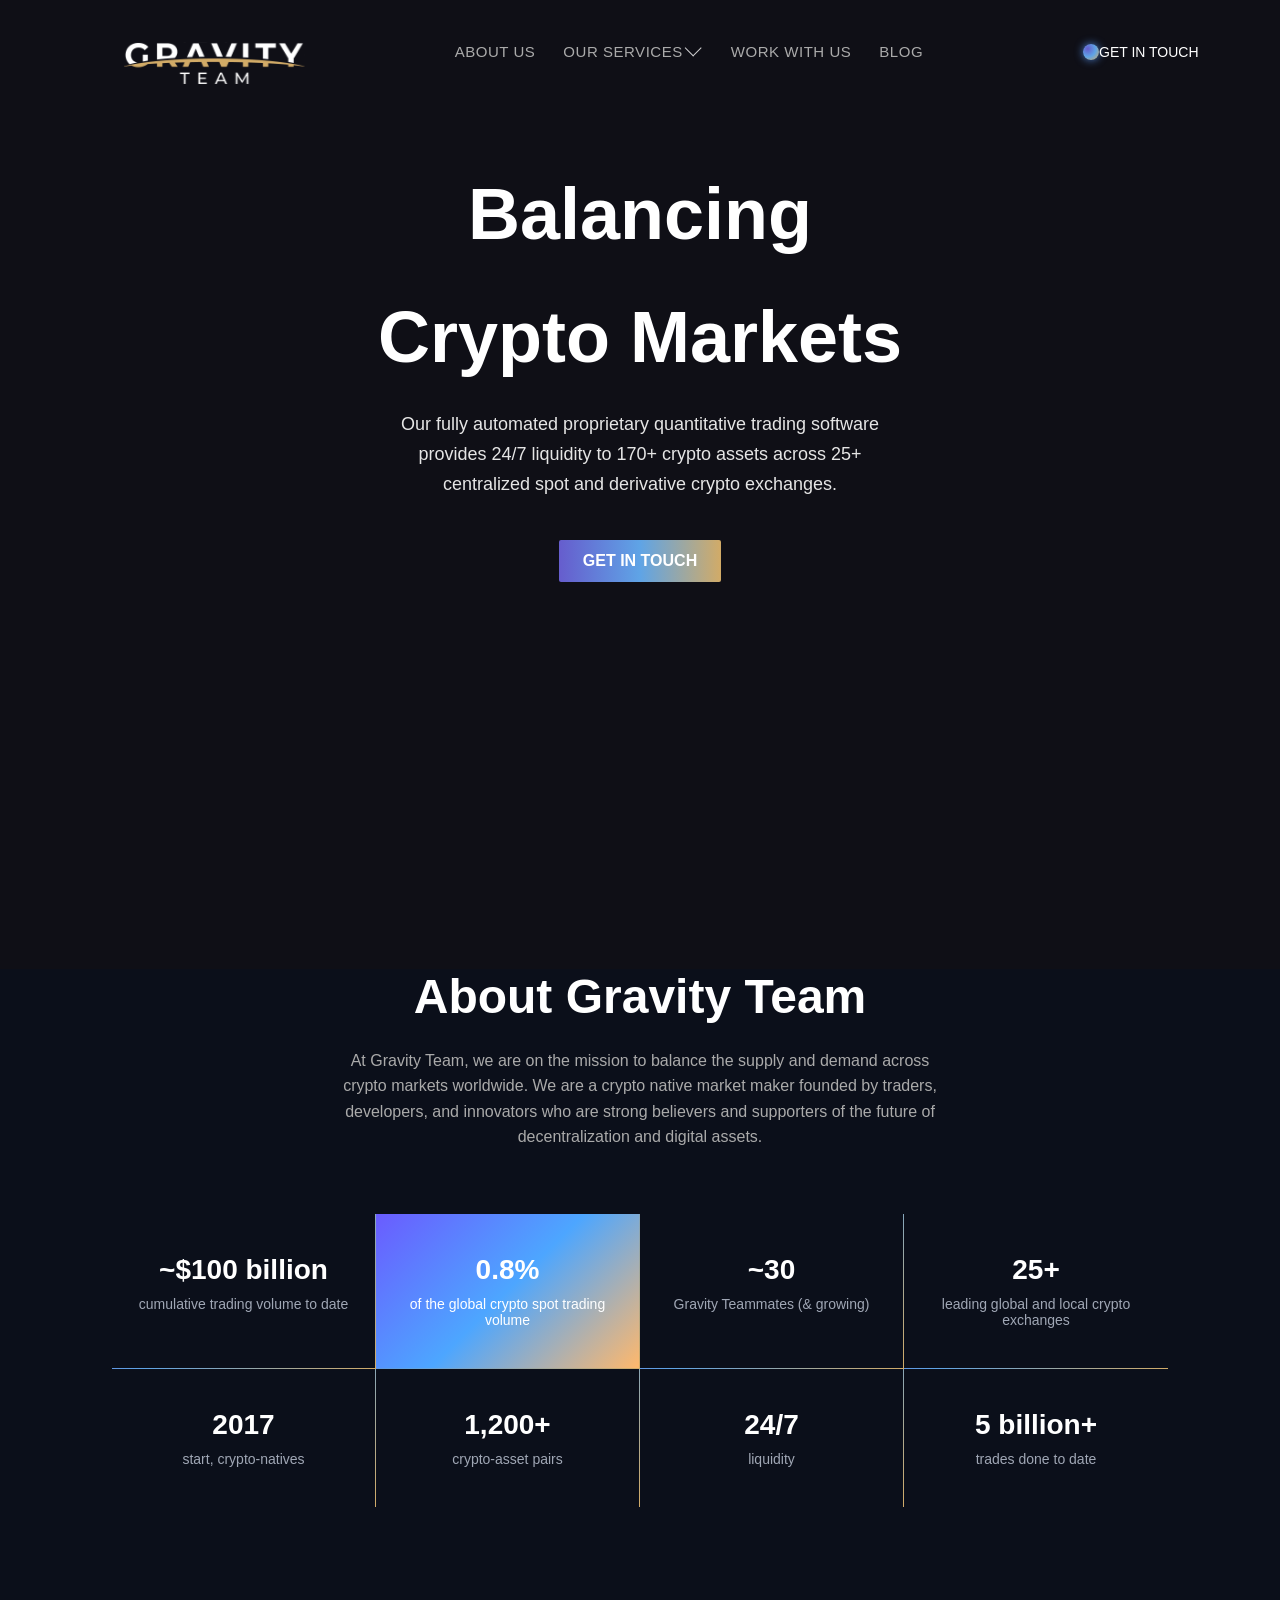
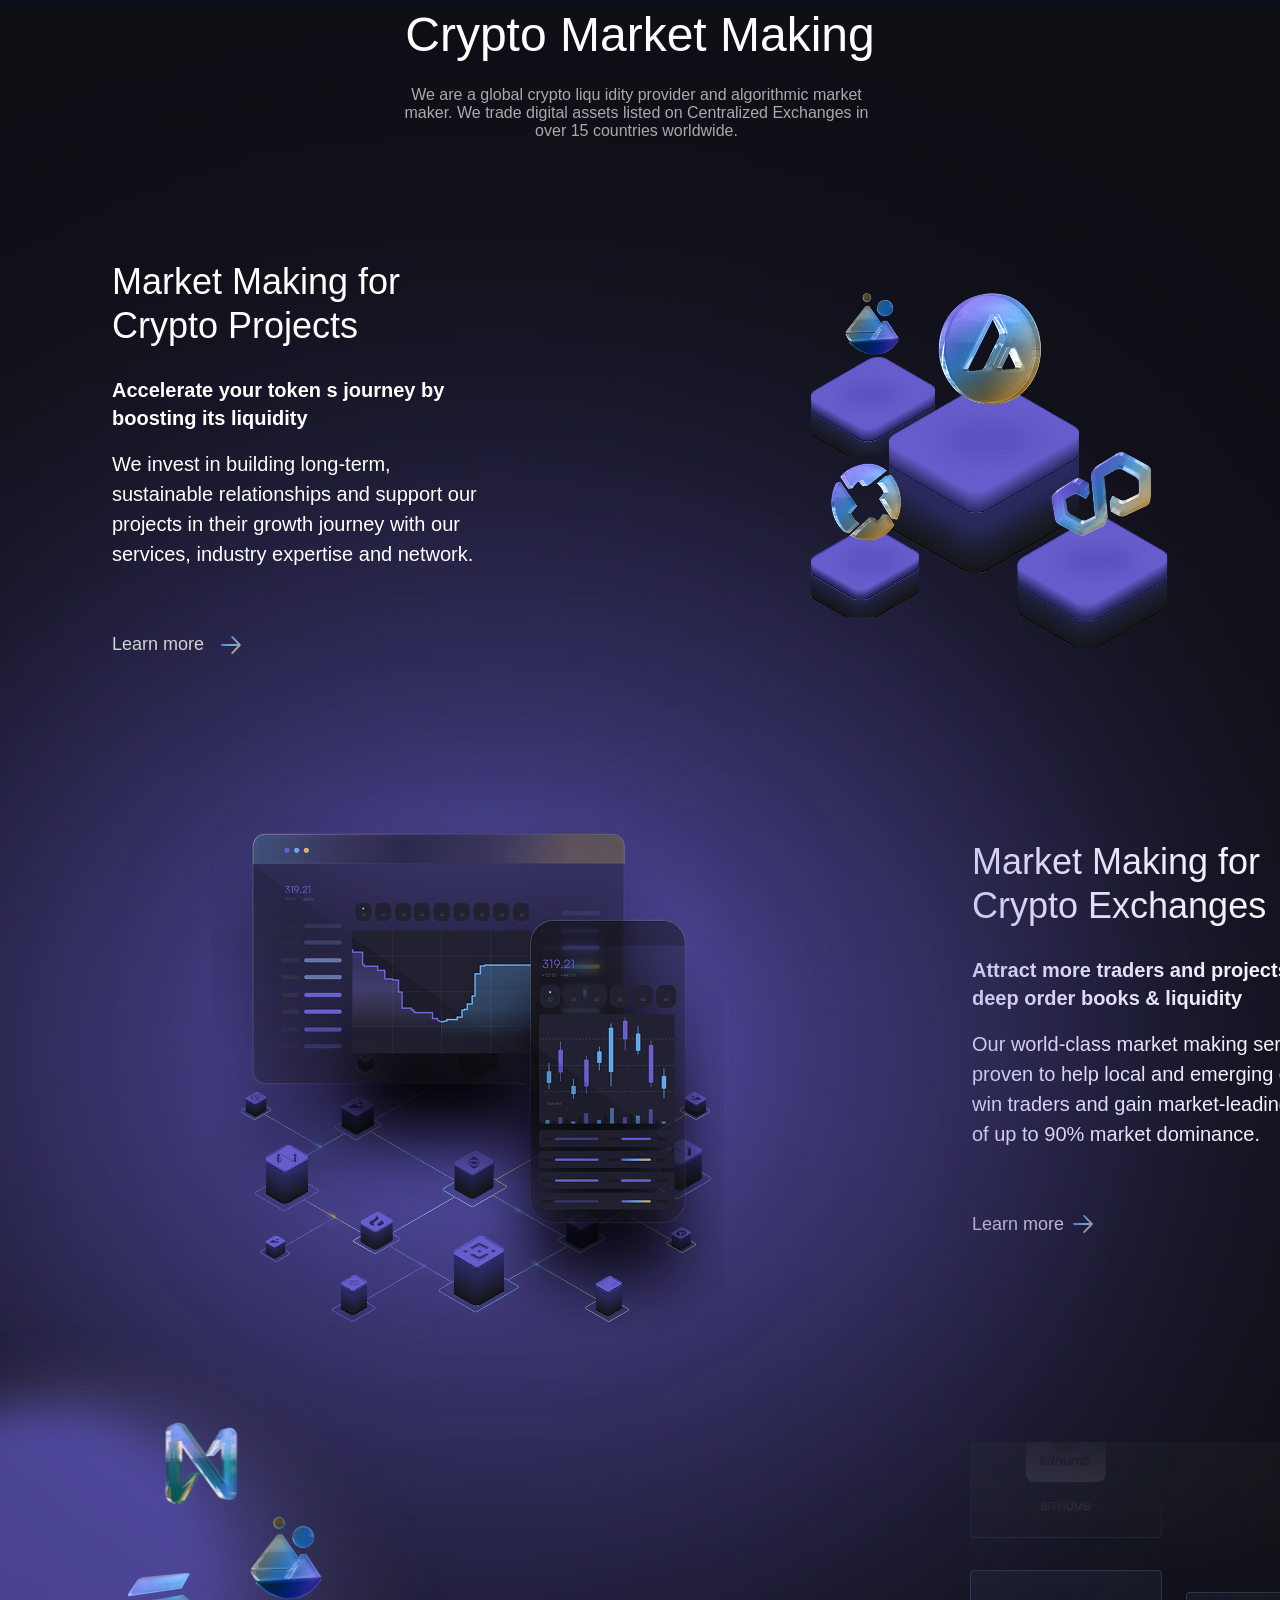
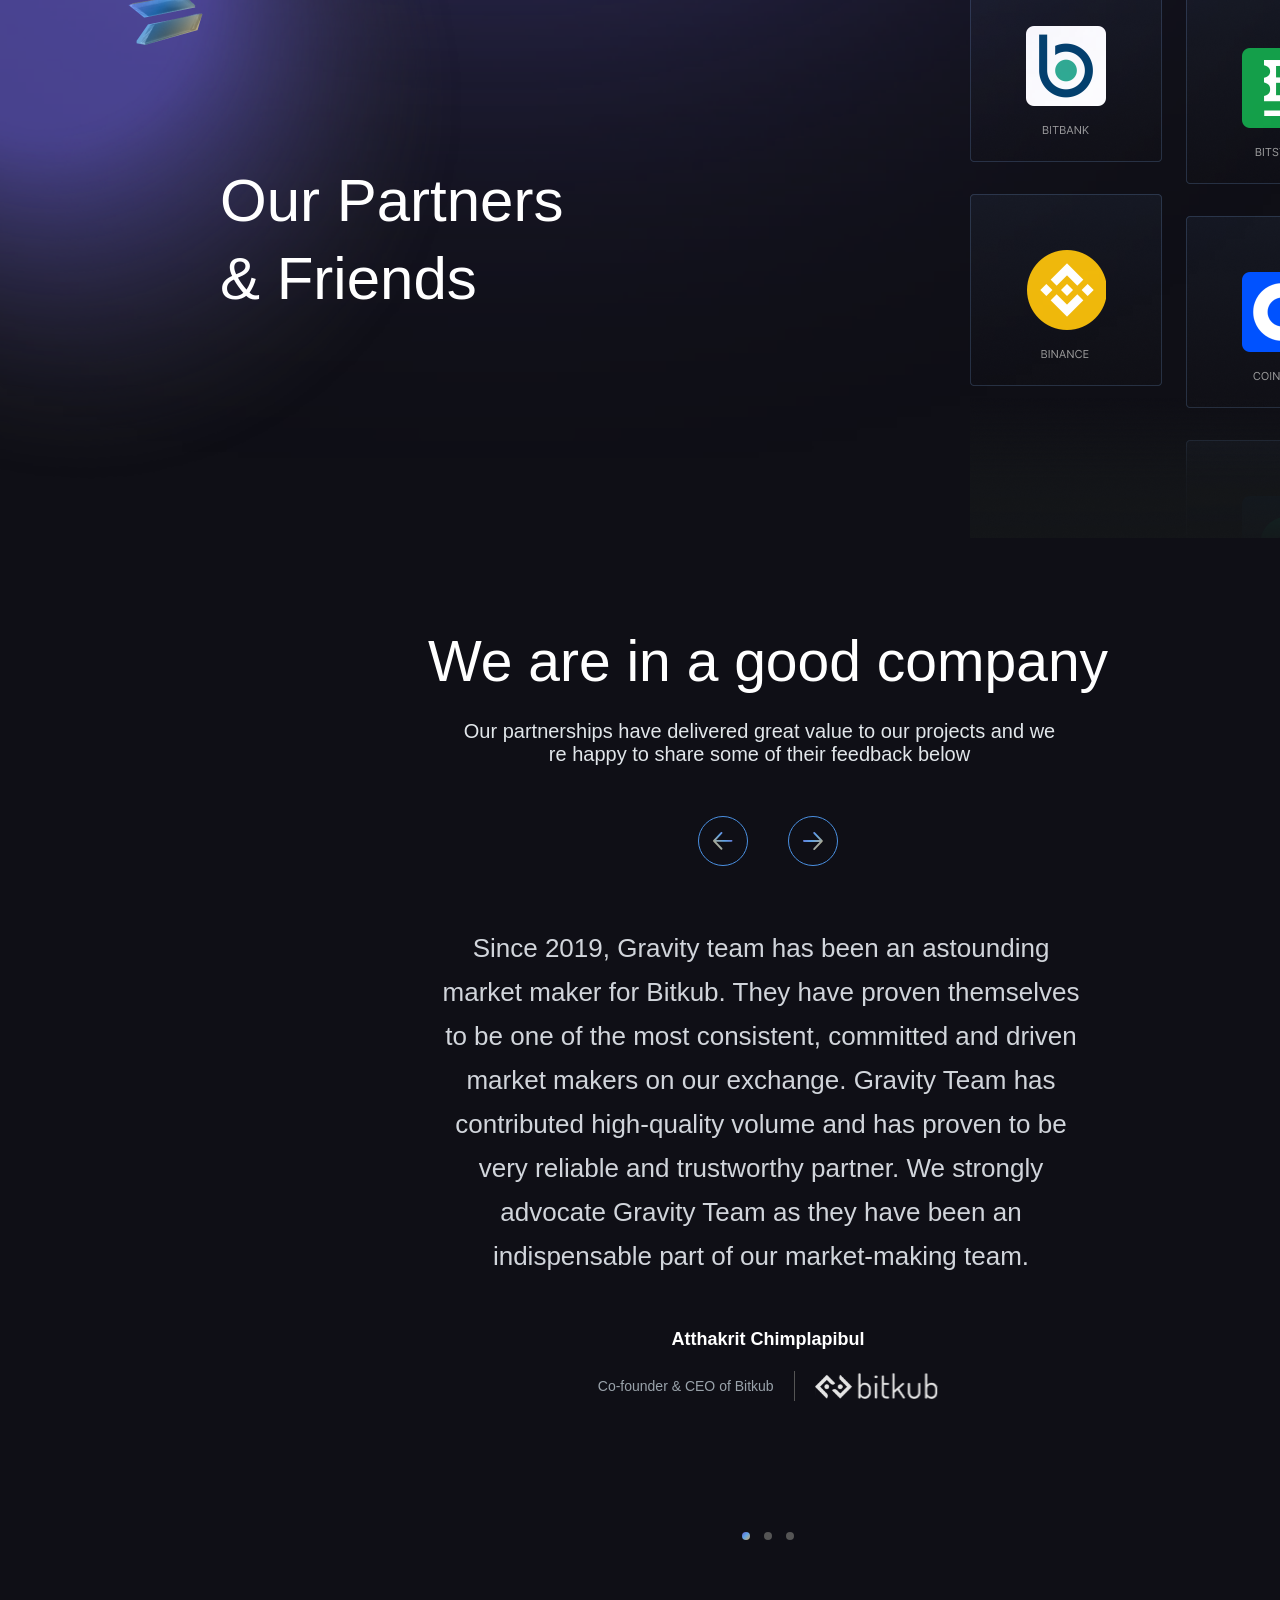
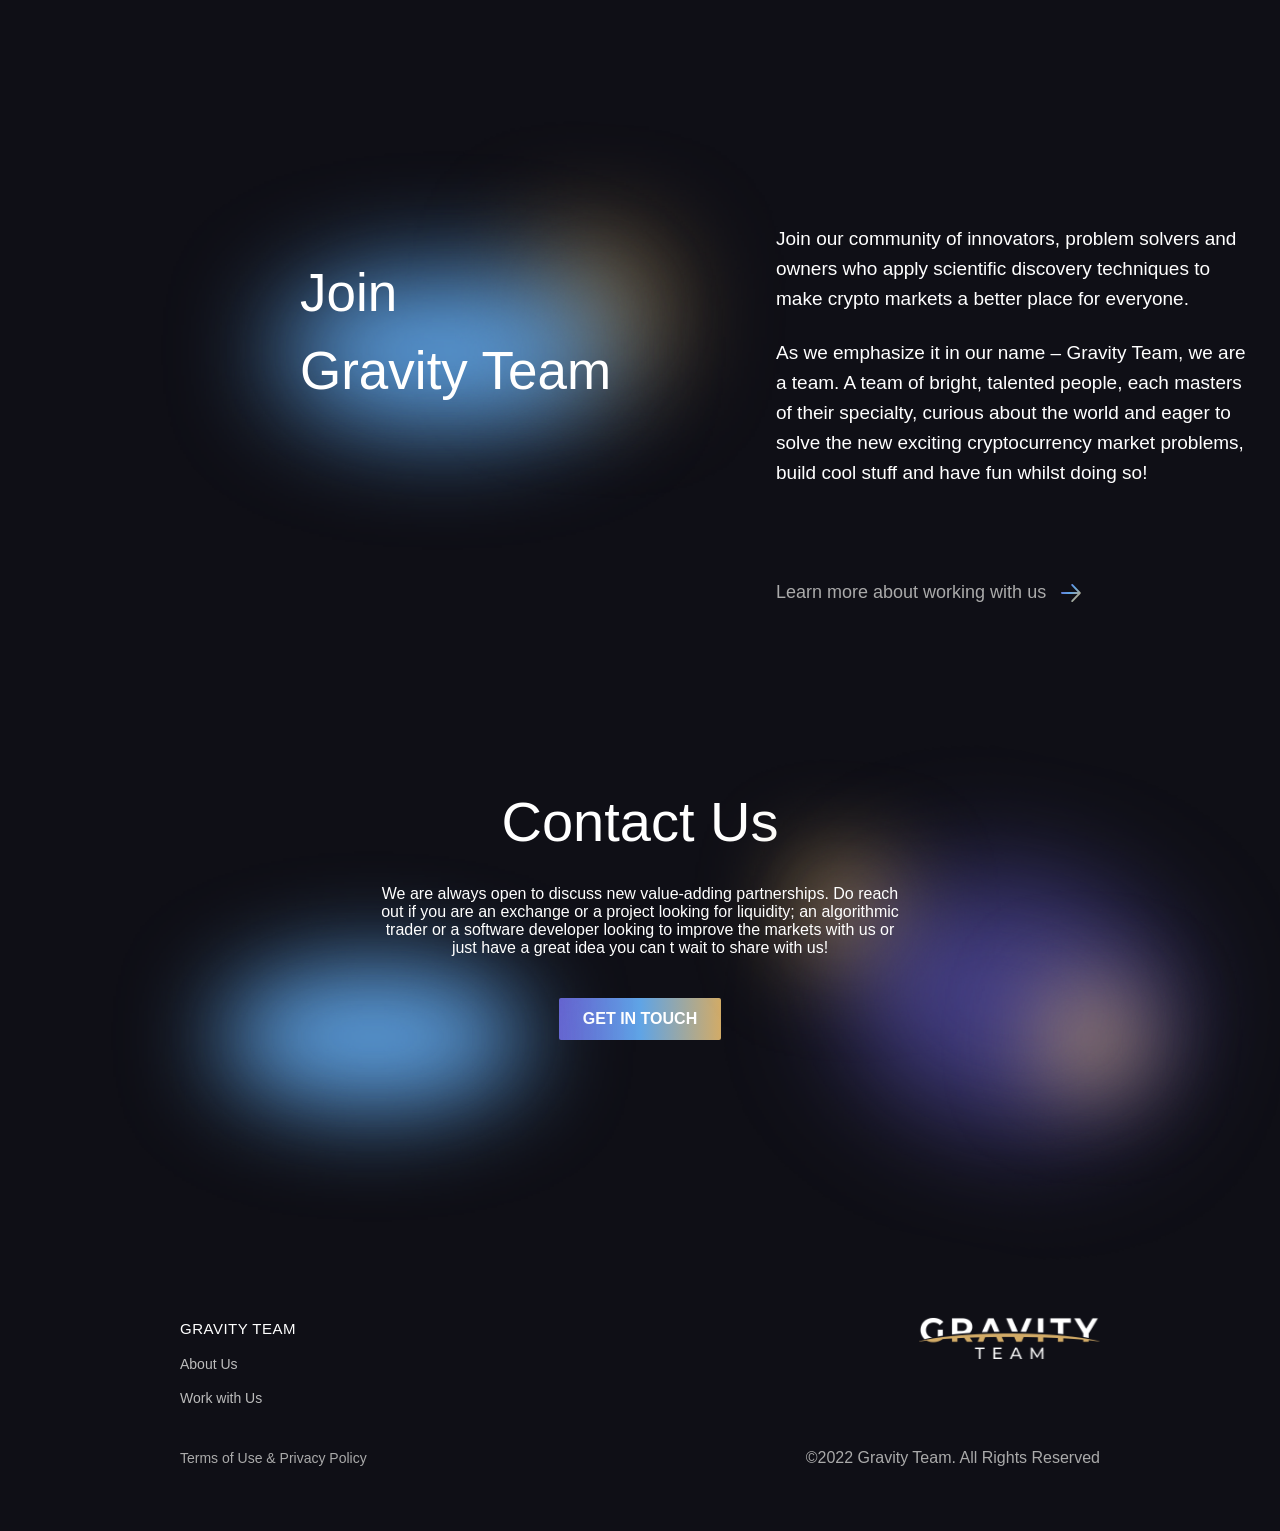
<file: index.html>
<!DOCTYPE html>
<html lang="en">

<head>
    <meta charset="UTF-8">
    <meta name="viewport" content="width=device-width, initial-scale=1.0">
    <title>Figma first project</title>
    <link rel="stylesheet" href="styles/style.css">
    <link rel="stylesheet" href="styles/background.css">
</head>

<body>
    <header class="header">
        <img class="header__logo" src="images/logo-light.svg" alt="logo">
        <nav class="header__nav">
            <a class="header__link" href="#">ABOUT US</a>
            <a class="header__link" href="#">
                <span class="header__link-text">OUR SERVICES</span>
            </a>
            <a class="header__link" href="#">WORK WITH US</a>
            <a class="header__link" href="#">BLOG</a>
        </nav>
        <button class="header__button">
            <span class="header__button-decor"></span>
            GET IN TOUCH
        </button>
    </header>
    <section class="hero">
        <h1 class="hero__title">
            <span class="hero__highlight">Balancing</span>
            <span>Crypto Markets</span>
        </h1>


        <p class="hero__description">
            Our fully automated proprietary quantitative trading
            software provides 24/7 liquidity to 170+ crypto assets
            across 25+ centralized spot and derivative crypto exchanges.
        </p>
        <a href="#" class="hero__link">GET IN TOUCH</a>
    </section>
    <section class="stats">
        <div class="stats__container">
            <h2 class="stats__title">About Gravity Team</h2>
            <p class="stats__description">
                At Gravity Team, we are on the mission to balance the supply and demand
                across crypto markets worldwide. We are a crypto native market maker founded
                by traders, developers, and innovators who are strong believers and supporters
                of the future of decentralization and digital assets.
            </p>

            <div class="stats__grid">
                <div class="stats__card stats__card--line stats__card--line-bottom">
                    <h3 class="stats__value">~$100 billion</h3>
                    <p class="stats__text">cumulative trading volume to date</p>
                </div>

                <div class="stats__card stats__card--line stats__card--line-bottom stats__card--highlight">
                    <h3 class="stats__value stats__value--decoration">0.8%</h3>
                    <p class="stats__text stats__text--highlight">of the global crypto spot trading volume</p>
                </div>

                <div class="stats__card stats__card--line-bottom stats__card--line">
                    <h3 class="stats__value">~30</h3>
                    <p class="stats__text">Gravity Teammates (& growing)</p>
                </div>

                <div class="stats__card stats__card--line-bottom">
                    <h3 class="stats__value">25+</h3>
                    <p class="stats__text">leading global and local crypto exchanges</p>
                </div>

                <div class="stats__card stats__card--line">
                    <h3 class="stats__value">2017</h3>
                    <p class="stats__text">start, crypto-natives</p>
                </div>

                <div class="stats__card stats__card--line">
                    <h3 class="stats__value">1,200+</h3>
                    <p class="stats__text">crypto-asset pairs</p>
                </div>

                <div class="stats__card stats__card--line">
                    <h3 class="stats__value">24/7</h3>
                    <p class="stats__text">liquidity</p>
                </div>

                <div class="stats__card">
                    <h3 class="stats__value">5 billion+</h3>
                    <p class="stats__text">trades done to date</p>
                </div>
            </div>
        </div>
    </section>

    <!-- crypto market making -->

    <section class="market">
        <div class="market__container">
            <h2 class="market__title">Crypto Market Making</h2>
            <p class="market__description">
                We are a global crypto liqu idity provider and algorithmic
                market maker. We trade digital assets listed on Centralized
                Exchanges in over 15 countries worldwide.
            </p>
        </div>
    </section>
    <section class="market-making">
        <div class="market-making__container">
            <div class="market-making__content">
                <h2 class="market-making__title">Market Making for Crypto Projects</h2>
                <p class="market-making__subtitle">Accelerate your token s journey by boosting its liquidity</p>
                <p class="market-making__description">We invest in building long-term, sustainable
                    relationships and support our projects in their growth journey with
                    our services, industry expertise and network.</p>

                <a href="#" class="market-making__link">
                    <span class="market-making__link-text">Learn more</span>
                </a>
            </div>
            <div class="market-making__image">
                <img src="images/web3-ecosystem-3d.png" alt="crypto">
            </div>
        </div>
    </section>
    <section class="exchange-market">
        <div class="exchange-market__container">
            <div class="exchange-market__image">
                <img src="images/trading-dashboard-mobile-ui.png" alt="crypto">
            </div>
            <div class="exchange-market__content">
                <h2 class="exchange-market__title">Market Making for Crypto Exchanges</h2>
                <p class="exchange-market__subtitle">Attract more traders and projects with deep order books & liquidity
                </p>
                <p class="exchange-market__description">Our world-class market making services are proven to help local
                    and emerging exchanges win traders and gain market-leading positions of up to 90%
                    market dominance.</p>

                <a href="#" class="exchange-market__link">
                    <span class="exchange-market__link-text">Learn more</span>
                </a>
                <div class="exchange-market__blob global-absolute"></div>
            </div>
        </div>
    </section>
    <section class="partners">
        <h2 class="partners__title">
            Our Partners <br>& Friends
        </h2>
        <div class="partners__grid">
            <img class="partners__image" src="images/crypto-exchanges-grid.png" alt="exchange-grid__logo">
        </div>
        <div class="partners__background global-absolute"></div>
        <div class="partners__icon partners__icon--mena global-absolute"></div>
        <div class="partners__icon partners__icon--near global-absolute"></div>
        <div class="partners__icon partners__icon--solana global-absolute"></div>
    </section>
    <section class="testimonials">
        <div class="testimonials__container">

            <h2 class="testimonials__title">We are in a good company</h2>

            <p class="testimonials__subtitle">
                Our partnerships have delivered great value to our projects and
                we re happy to share some of their feedback below
            </p>

            <div class="testimonials__navigation">

                <button class="testimonials__button testimonials__button--prev">
                    <img 
                       class="testimonials__icon"
                       src="images/left-arrow-icon.svg"
                       alt="Previous slide"
                    >
                </button>
                <button class="testimonials__button testimonials__button--next">
                    <img 
                       class="testimonials__icon"
                       src="images/right-arrow-icon.svg"
                       alt="Next slide"
                    >
                </button>

            </div>


            <div class="testimonials__text">
                <p>
                    Since 2019, Gravity team has been an astounding market maker for Bitkub.
                    They have proven themselves to be one of the most consistent, committed and
                    driven market makers on our exchange. Gravity Team has contributed high-quality
                    volume and has proven to be very reliable and trustworthy partner. We strongly
                    advocate Gravity Team as they have been an indispensable part of our market-making team.
                </p>
            </div>

            <div class="testimonials__author">
                <h2 class="testimonials__author-name">Atthakrit Chimplapibul</h2>
                <div class="testimonials__author-info">
                    <p class="testimonials__author-position">Co-founder & CEO of Bitkub</p>
                    <div class="testimonials__divider"></div>
                    <img class="testimonials__logo" src="images/bitkub-logo-light-trimmed.svg" alt="bitkub-logo">
                </div>
            </div>

            <div class="testimonials__pagination">
                <span class="testimonials__dot testimonials__dot--active"></span>
                <span class="testimonials__dot"></span>
                <span class="testimonials__dot"></span>
            </div>
        </div>
    </section>
    <section class="careers">
        <div class="careers__info">
            <h1 class="careers__title">Join<br>Gravity Team</h1>
        </div>
        <div class="careers__description">
            <p class="careers__text">
                Join our community of innovators, problem solvers and owners who apply scientific
                discovery techniques to make crypto markets a better place for everyone.
            </p>
            <p class="careers__text">
                As we emphasize it in our name – Gravity Team, we are a team. A team of bright,
                talented people, each masters of their specialty, curious about the world and eager
                to solve the new exciting cryptocurrency market problems, build cool stuff and have
                fun whilst doing so!
            </p>
            <a href="#" class="careers__link">Learn more about working with us</a>
        </div>
        <div class="careers__background careers__background--brown global-absolute"></div>
        <div class="careers__background careers__background--blue global-absolute"></div>
    </section>
    <section class="contact">
        <div class="contact__container">

            <h2 class="contact__title">Contact Us</h2>

            <p class="contact__description">
                We are always open to discuss new value-adding partnerships.
                Do reach out if you are an exchange or a project looking for liquidity;
                an algorithmic trader or a software developer looking to improve the
                markets with us or just have a great idea you can t wait to share with us!
            </p>

            <div class="contact__background global-absolute"></div>
            <div class="contact__glow contact__glow--left global-absolute"></div>
            <div class="contact__glow contact__glow--purple global-absolute"></div>
            <div class="contact__glow contact__glow--brown global-absolute"></div>

            <a href="#" class="contact__link">GET IN TOUCH</a>
        </div>
    </section>
    <footer class="footer">
        <div class="footer__container">
            <div class="footer__info">
                <nav class="footer__nav">
                    <span class="footer__label">GRAVITY TEAM</span>
                    <a href="#" class="footer__link">About Us</a>
                    <a href="#" class="footer__link">Work with Us</a>
                </nav>
                <p class="footer__policy">Terms of Use & Privacy Policy</p>
            </div>
            <div class="footer__brand">
                <img src="images/logo-light.svg" alt="Gravity TEAM" class="footer__logo">
                <p class="footer__copyright">©2022 Gravity Team. All Rights Reserved</p>
            </div>
        </div>
    </footer>
</body>

</html>
</file>
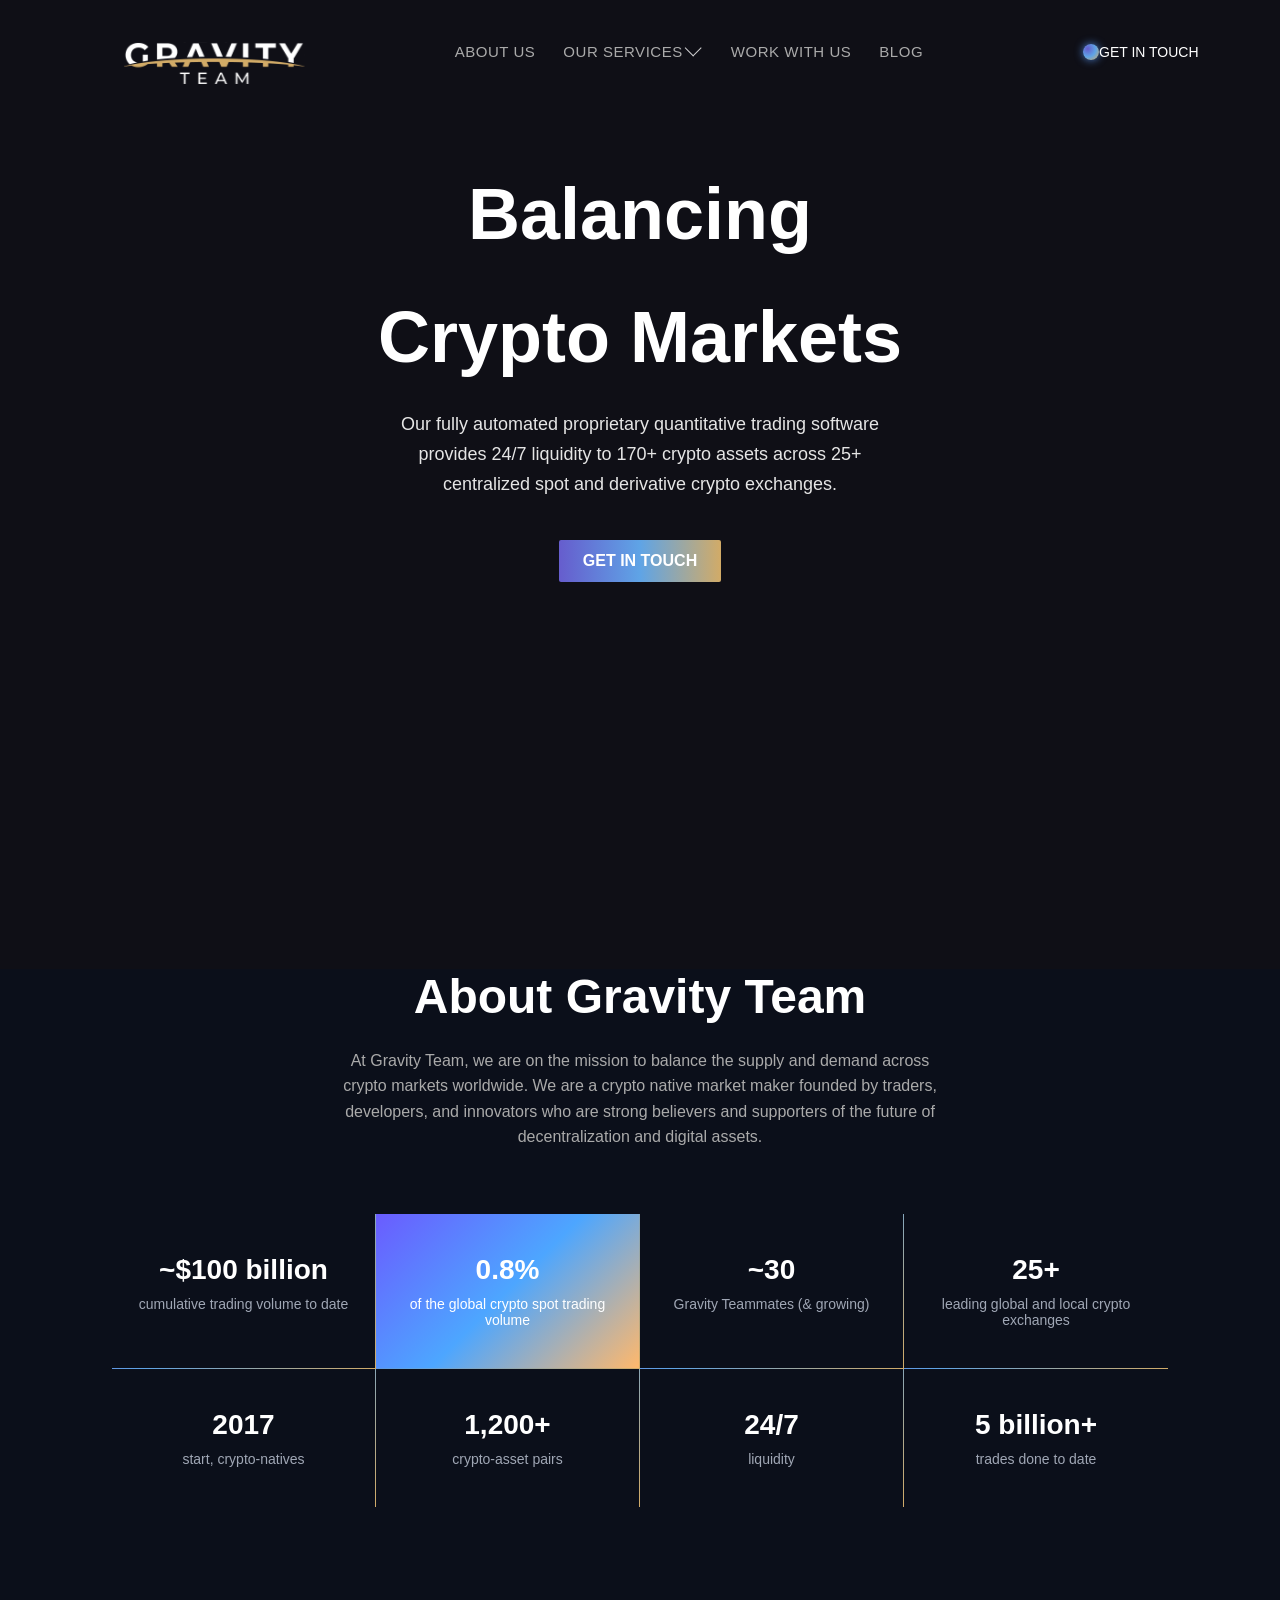
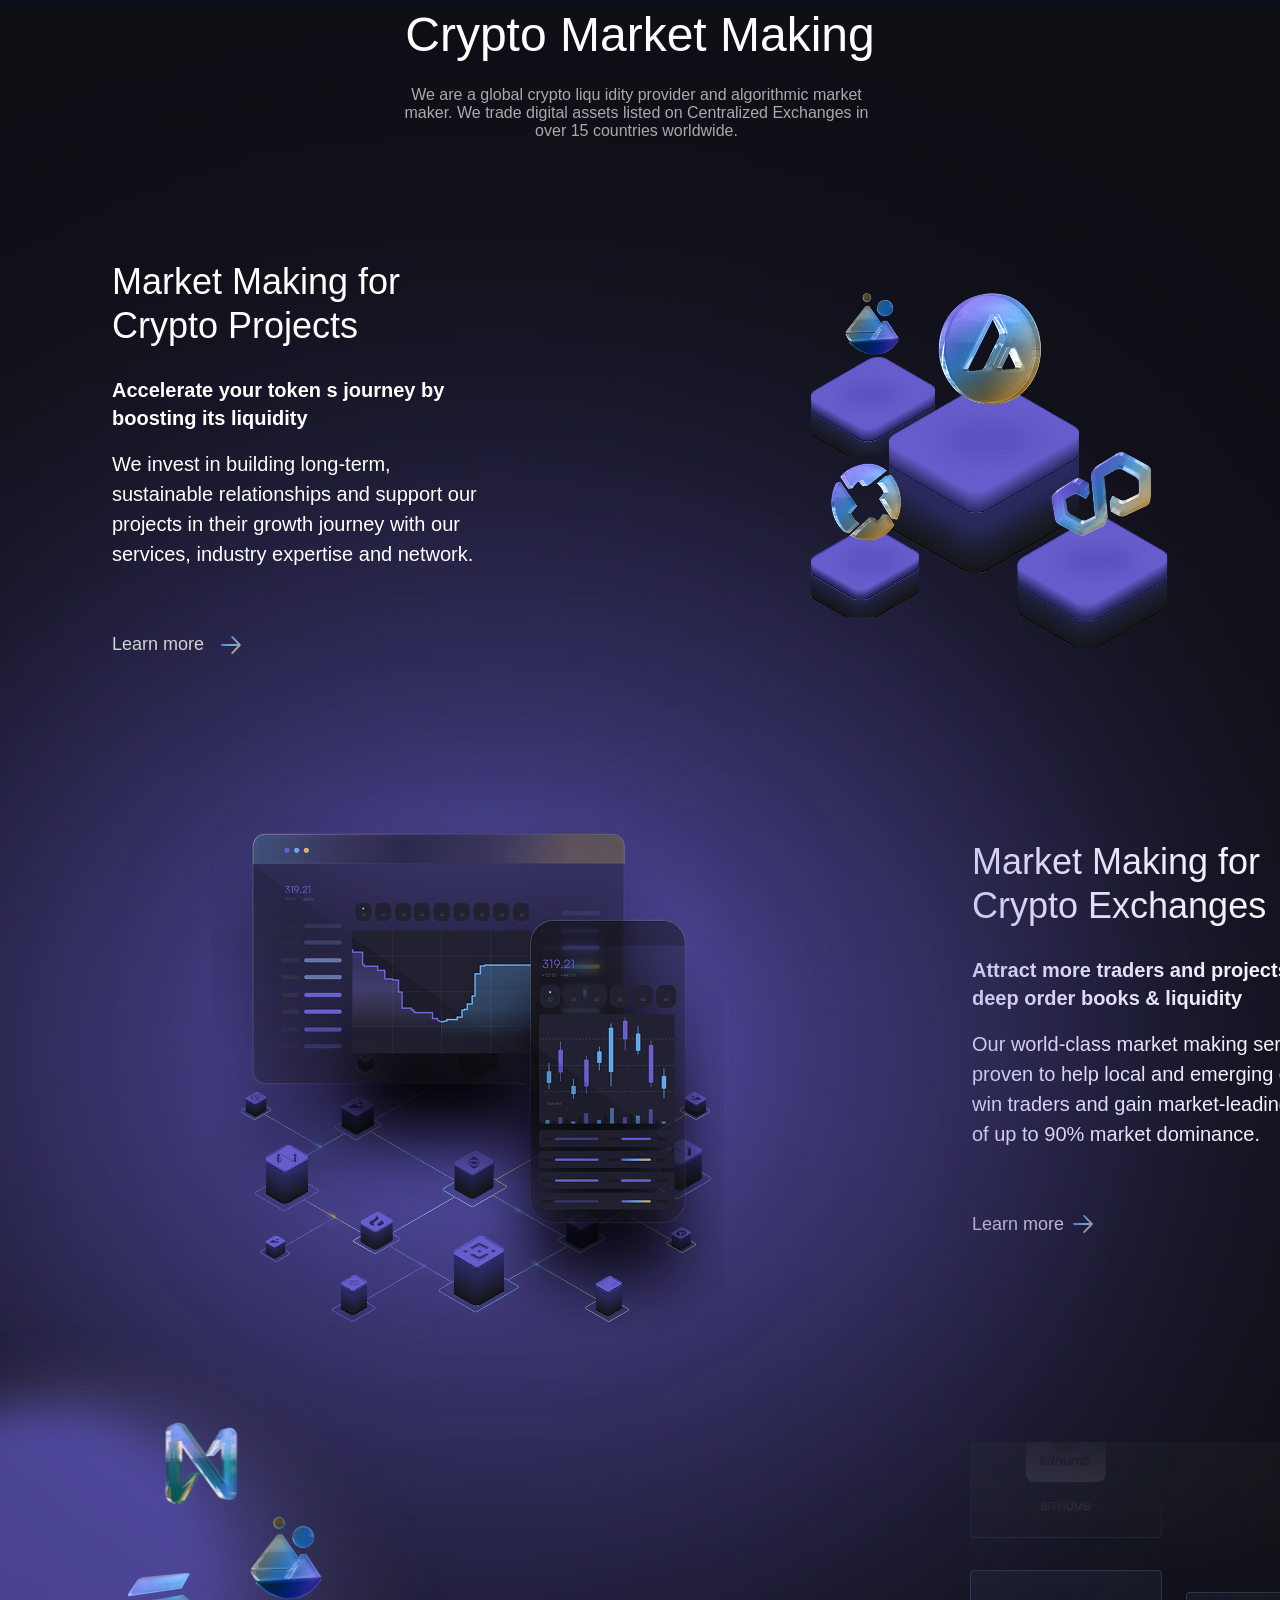
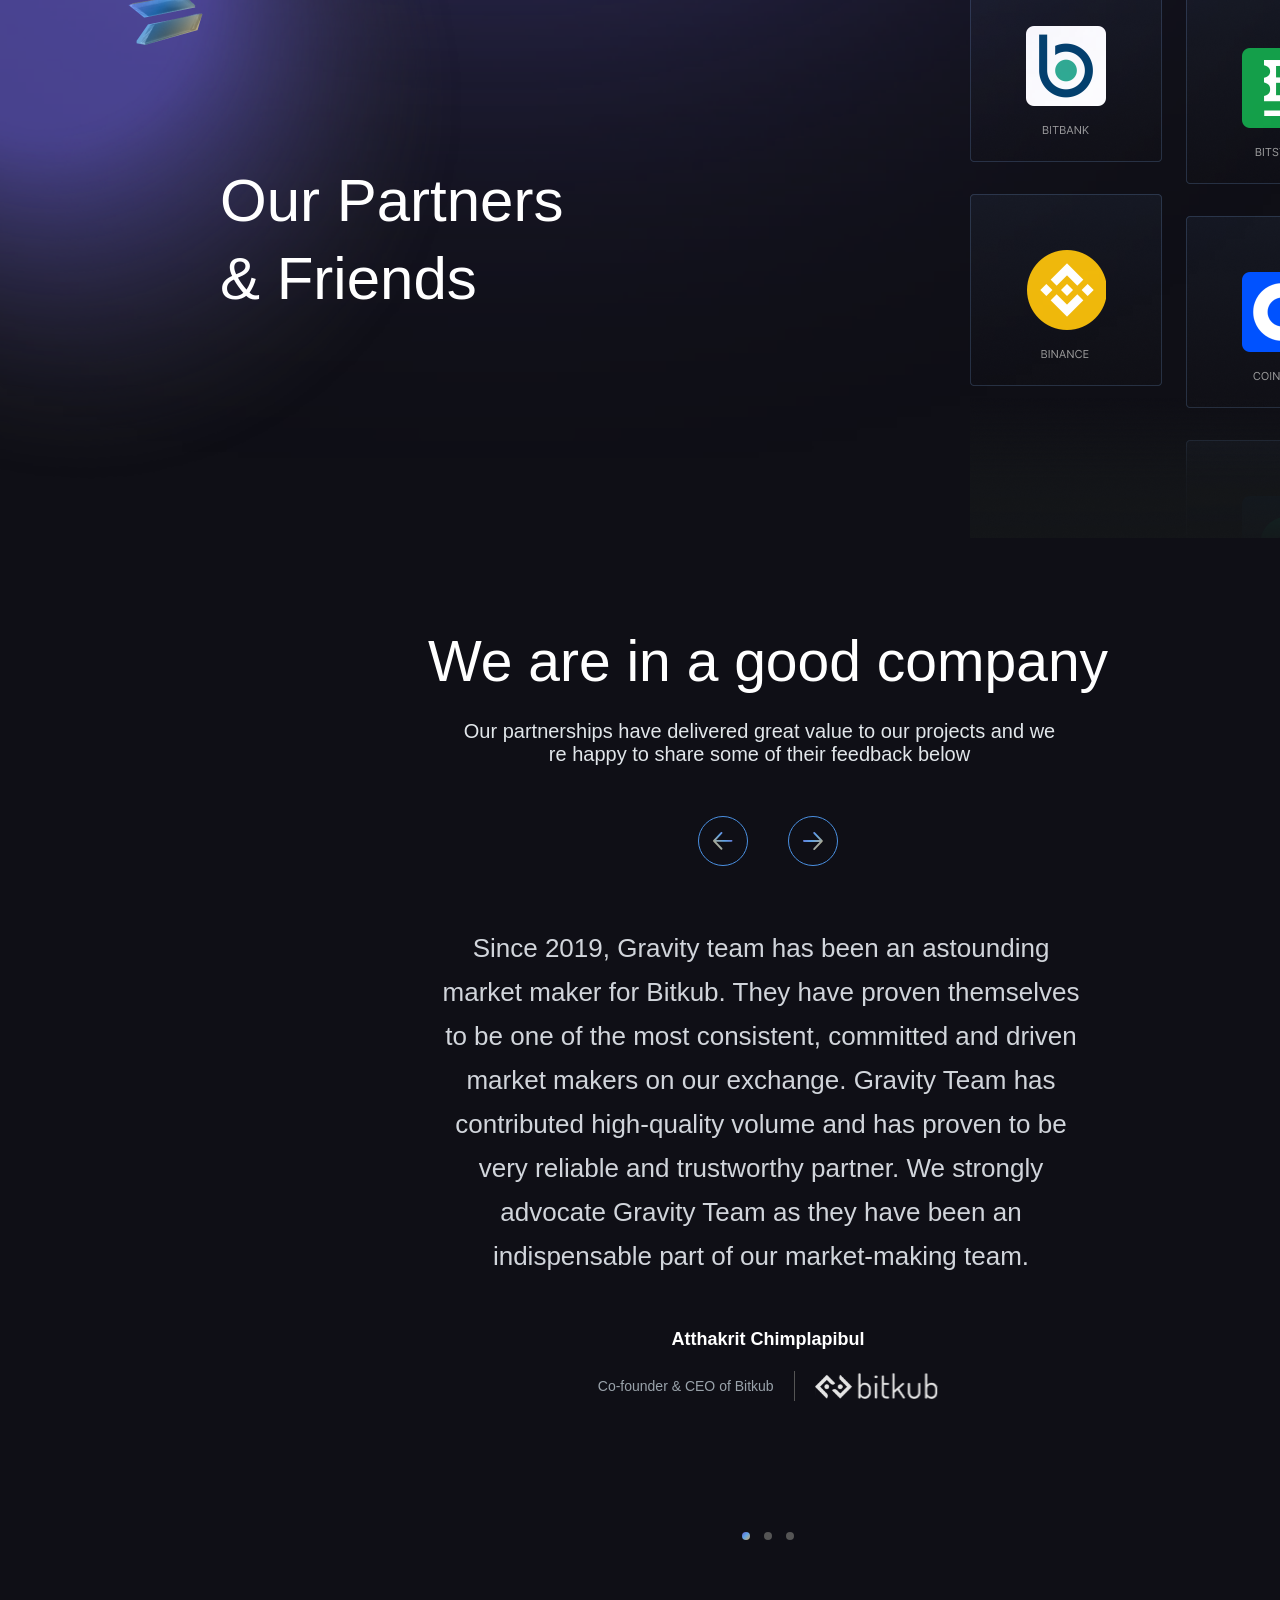
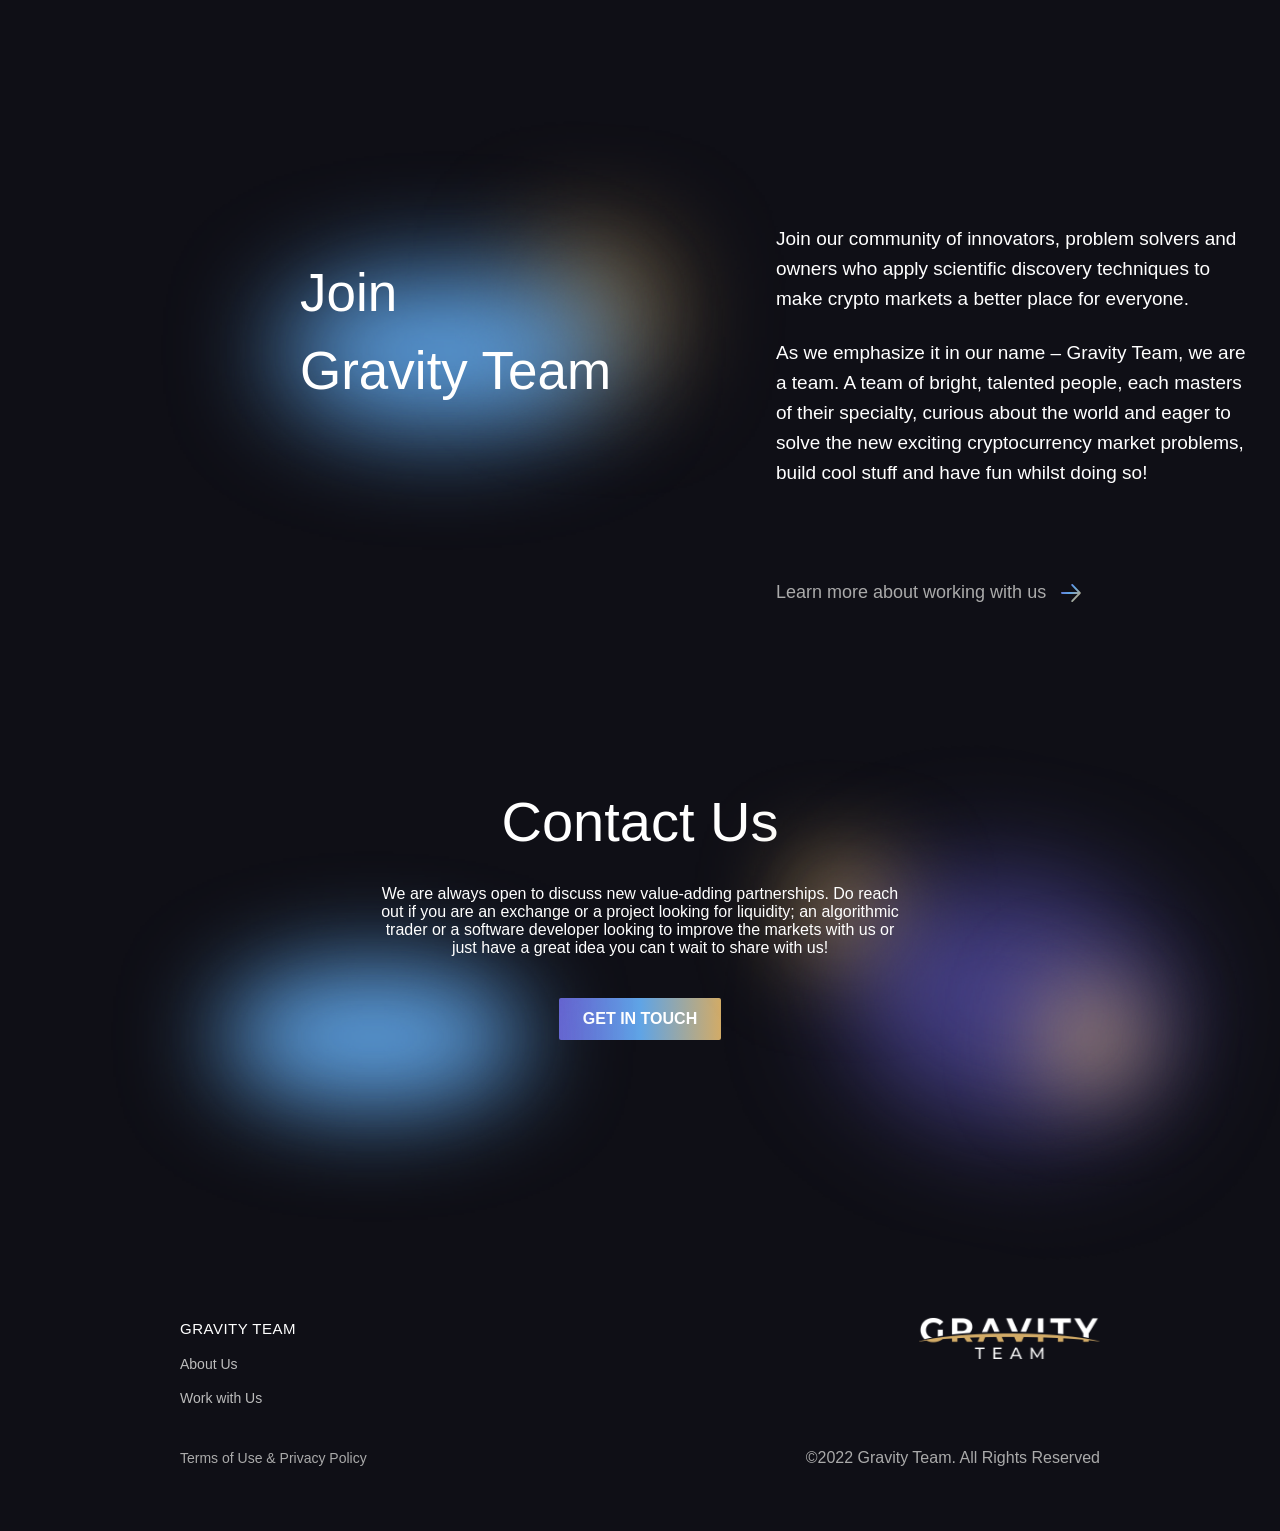
<file: index .html>
<!DOCTYPE html>
<html lang="en">

<head>
    <meta charset="UTF-8">
    <meta name="viewport" content="width=device-width, initial-scale=1.0">
    <title>Figma first project</title>
    <link rel="stylesheet" href="/styles/style.css">
    <link rel="stylesheet" href="/styles/background.css">
</head>

<body>
    <header class="header">
        <img class="header__logo" src="images/logo-light.svg" alt="logo">
        <nav class="header__nav">
            <a class="header__link" href="#">ABOUT US</a>
            <a class="header__link" href="#">
                <span class="header__link-text">OUR SERVICES</span>
            </a>
            <a class="header__link" href="#">WORK WITH US</a>
            <a class="header__link" href="#">BLOG</a>
        </nav>
        <button class="header__button">
            <span class="header__button-decor"></span>
            GET IN TOUCH
        </button>
    </header>
    <section class="hero">
        <h1 class="hero__title">
            <span class="hero__highlight">Balancing</span>
            <span>Crypto Markets</span>
        </h1>


        <p class="hero__description">
            Our fully automated proprietary quantitative trading
            software provides 24/7 liquidity to 170+ crypto assets
            across 25+ centralized spot and derivative crypto exchanges.
        </p>
        <a href="#" class="hero__link">GET IN TOUCH</a>
    </section>
    <section class="stats">
        <div class="stats__container">
            <h2 class="stats__title">About Gravity Team</h2>
            <p class="stats__description">
                At Gravity Team, we are on the mission to balance the supply and demand
                across crypto markets worldwide. We are a crypto native market maker founded
                by traders, developers, and innovators who are strong believers and supporters
                of the future of decentralization and digital assets.
            </p>

            <div class="stats__grid">
                <div class="stats__card stats__card--line stats__card--line-bottom">
                    <h3 class="stats__value">~$100 billion</h3>
                    <p class="stats__text">cumulative trading volume to date</p>
                </div>

                <div class="stats__card stats__card--line stats__card--line-bottom stats__card--highlight">
                    <h3 class="stats__value stats__value--decoration">0.8%</h3>
                    <p class="stats__text stats__text--highlight">of the global crypto spot trading volume</p>
                </div>

                <div class="stats__card stats__card--line-bottom stats__card--line">
                    <h3 class="stats__value">~30</h3>
                    <p class="stats__text">Gravity Teammates (& growing)</p>
                </div>

                <div class="stats__card stats__card--line-bottom">
                    <h3 class="stats__value">25+</h3>
                    <p class="stats__text">leading global and local crypto exchanges</p>
                </div>

                <div class="stats__card stats__card--line">
                    <h3 class="stats__value">2017</h3>
                    <p class="stats__text">start, crypto-natives</p>
                </div>

                <div class="stats__card stats__card--line">
                    <h3 class="stats__value">1,200+</h3>
                    <p class="stats__text">crypto-asset pairs</p>
                </div>

                <div class="stats__card stats__card--line">
                    <h3 class="stats__value">24/7</h3>
                    <p class="stats__text">liquidity</p>
                </div>

                <div class="stats__card">
                    <h3 class="stats__value">5 billion+</h3>
                    <p class="stats__text">trades done to date</p>
                </div>
            </div>
        </div>
    </section>

    <!-- crypto market making -->

    <section class="market">
        <div class="market__container">
            <h2 class="market__title">Crypto Market Making</h2>
            <p class="market__description">
                We are a global crypto liqu idity provider and algorithmic
                market maker. We trade digital assets listed on Centralized
                Exchanges in over 15 countries worldwide.
            </p>
        </div>
    </section>
    <section class="market-making">
        <div class="market-making__container">
            <div class="market-making__content">
                <h2 class="market-making__title">Market Making for Crypto Projects</h2>
                <p class="market-making__subtitle">Accelerate your token s journey by boosting its liquidity</p>
                <p class="market-making__description">We invest in building long-term, sustainable
                    relationships and support our projects in their growth journey with
                    our services, industry expertise and network.</p>

                <a href="#" class="market-making__link">
                    <span class="market-making__link-text">Learn more</span>
                </a>
            </div>
            <div class="market-making__image">
                <img src="images/web3-ecosystem-3d.png" alt="crypto">
            </div>
        </div>
    </section>
    <section class="exchange-market">
        <div class="exchange-market__container">
            <div class="exchange-market__image">
                <img src="images/trading-dashboard-mobile-ui.png" alt="crypto">
            </div>
            <div class="exchange-market__content">
                <h2 class="exchange-market__title">Market Making for Crypto Exchanges</h2>
                <p class="exchange-market__subtitle">Attract more traders and projects with deep order books & liquidity
                </p>
                <p class="exchange-market__description">Our world-class market making services are proven to help local
                    and emerging exchanges win traders and gain market-leading positions of up to 90%
                    market dominance.</p>

                <a href="#" class="exchange-market__link">
                    <span class="exchange-market__link-text">Learn more</span>
                </a>
                <div class="exchange-market__blob global-absolute"></div>
            </div>
        </div>
    </section>
    <section class="partners">
        <h2 class="partners__title">
            Our Partners <br>& Friends
        </h2>
        <div class="partners__grid">
            <img class="partners__image" src="images/crypto-exchanges-grid.png" alt="exchange-grid__logo">
        </div>
        <div class="partners__background global-absolute"></div>
        <div class="partners__icon partners__icon--mena global-absolute"></div>
        <div class="partners__icon partners__icon--near global-absolute"></div>
        <div class="partners__icon partners__icon--solana global-absolute"></div>
    </section>
    <section class="testimonials">
        <div class="testimonials__container">

            <h2 class="testimonials__title">We are in a good company</h2>

            <p class="testimonials__subtitle">
                Our partnerships have delivered great value to our projects and
                we re happy to share some of their feedback below
            </p>

            <div class="testimonials__navigation">

                <button class="testimonials__button testimonials__button--prev">
                    <img 
                       class="testimonials__icon"
                       src="images/left-arrow-icon.svg"
                       alt="Previous slide"
                    >
                </button>
                <button class="testimonials__button testimonials__button--next">
                    <img 
                       class="testimonials__icon"
                       src="images/right-arrow-icon.svg"
                       alt="Next slide"
                    >
                </button>

            </div>


            <div class="testimonials__text">
                <p>
                    Since 2019, Gravity team has been an astounding market maker for Bitkub.
                    They have proven themselves to be one of the most consistent, committed and
                    driven market makers on our exchange. Gravity Team has contributed high-quality
                    volume and has proven to be very reliable and trustworthy partner. We strongly
                    advocate Gravity Team as they have been an indispensable part of our market-making team.
                </p>
            </div>

            <div class="testimonials__author">
                <h2 class="testimonials__author-name">Atthakrit Chimplapibul</h2>
                <div class="testimonials__author-info">
                    <p class="testimonials__author-position">Co-founder & CEO of Bitkub</p>
                    <div class="testimonials__divider"></div>
                    <img class="testimonials__logo" src="images/bitkub-logo-light-trimmed.svg" alt="bitkub-logo">
                </div>
            </div>

            <div class="testimonials__pagination">
                <span class="testimonials__dot testimonials__dot--active"></span>
                <span class="testimonials__dot"></span>
                <span class="testimonials__dot"></span>
            </div>
        </div>
    </section>
    <section class="careers">
        <div class="careers__info">
            <h1 class="careers__title">Join<br>Gravity Team</h1>
        </div>
        <div class="careers__description">
            <p class="careers__text">
                Join our community of innovators, problem solvers and owners who apply scientific
                discovery techniques to make crypto markets a better place for everyone.
            </p>
            <p class="careers__text">
                As we emphasize it in our name – Gravity Team, we are a team. A team of bright,
                talented people, each masters of their specialty, curious about the world and eager
                to solve the new exciting cryptocurrency market problems, build cool stuff and have
                fun whilst doing so!
            </p>
            <a href="#" class="careers__link">Learn more about working with us</a>
        </div>
        <div class="careers__background careers__background--brown global-absolute"></div>
        <div class="careers__background careers__background--blue global-absolute"></div>
    </section>
    <section class="contact">
        <div class="contact__container">

            <h2 class="contact__title">Contact Us</h2>

            <p class="contact__description">
                We are always open to discuss new value-adding partnerships.
                Do reach out if you are an exchange or a project looking for liquidity;
                an algorithmic trader or a software developer looking to improve the
                markets with us or just have a great idea you can t wait to share with us!
            </p>

            <div class="contact__background global-absolute"></div>
            <div class="contact__glow contact__glow--left global-absolute"></div>
            <div class="contact__glow contact__glow--purple global-absolute"></div>
            <div class="contact__glow contact__glow--brown global-absolute"></div>

            <a href="#" class="contact__link">GET IN TOUCH</a>
        </div>
    </section>
    <footer class="footer">
        <div class="footer__container">
            <div class="footer__info">
                <nav class="footer__nav">
                    <span class="footer__label">GRAVITY TEAM</span>
                    <a href="#" class="footer__link">About Us</a>
                    <a href="#" class="footer__link">Work with Us</a>
                </nav>
                <p class="footer__policy">Terms of Use & Privacy Policy</p>
            </div>
            <div class="footer__brand">
                <img src="images/logo-light.svg" alt="Gravity TEAM" class="footer__logo">
                <p class="footer__copyright">©2022 Gravity Team. All Rights Reserved</p>
            </div>
        </div>
    </footer>
</body>

</html>
</file>
<file: styles/style.css>
* {
  margin: 0;
  padding: 0;
  box-sizing: border-box;
  font-family: Arial, sans-serif;

}

body {
  background-color: #0f0f16;
  color: white;
}

.header{
  display: flex;
  align-items: center;
  justify-content: space-between;
  padding: 20px 60px;
}

.header__button {
  width: 147px;
  height: 26px;
  padding: 10px;
  display: flex;
  align-items: center;
  justify-content: flex-start;
  background: transparent;
  border: none;
  color: #FFFFFF;
  font-family: sans-serif;
  font-size: 14px;
  cursor: pointer;
  text-transform: uppercase;
}

.header__button-decor {
  display: inline-block;
  width: 16px;
  height: 16px;
  border-radius: 8px;

  background: radial-gradient(circle at 30% 30%,
      #665DCD,
      #5FA4E6,
      #D2AB67);

  box-shadow: 0 0 8px rgba(91, 156, 255, 0.8);
}

.header__logo{
  width: 180.78125px;
  height: 42px;
  margin-top: 22.3px;
  margin-left: 64px;

}

.header__nav{
  justify-content: center;
  display: flex;
  gap: 28px;
  align-items: center;
}

.header__link{
  align-items: center;
  display: inline-block;
  font-family: 'Inter', sans-serif;
  text-decoration: none;
  font-weight: 400;
  font-style: normal;
  font-size: 15px;
  line-height: 24px;
  letter-spacing: 0.53px;
  text-transform: uppercase;
  color: #aaa;
}

.hero{
  text-align: center;
  margin-top: 71px;
  margin-bottom: 387px;
}

.hero__title{
  display: flex;
  flex-direction: column;
  align-items: center;
  width: 555.2px;
  color: white;
  font-size: 72px;
  font-weight: 700;
  line-height: 1.1;
  text-align: center;
  margin: 0 auto;
}

.hero__highlight{
  margin-bottom: 44px;
}

.hero__description{
  width: 528px;
  margin: 0 auto;
  font-family: 'Inter', sans-serif;
  font-size: 18px;
  font-weight: 400;
  line-height: 30px;
  letter-spacing: 0em;
  justify-content: center;
  text-align: center;
  color: #E5E5E5;
  margin-top: 31px;
}

.hero__link{
  display: inline-block;
  background: linear-gradient(to right, #665DCD, #5FA4E6, #D2AB67);
  color: white;
  padding: 12px 24px;
  text-decoration: none;
  border-radius: 2px;
  font-weight: bold;
  transition: 0.3s;
  margin-top: 41px;
}

.hero__link:hover {
  background: linear-gradient(to right, #D2AB67, #5FA4E6, #665DCD);
}

.header__link-text {
  margin-right: 20px;
  position: relative;
  color: #aaa;
  font-family: sans-serif;
  text-transform: uppercase;
  display: inline-block;
}

.header__link-text::after {
  content: '';
  display: block;
  position: absolute;

  width: 11.31px;
  height: 11.31px;
  top: 2px;
  left: 123.19px;

  border-bottom: 1px solid #FFFFFF;
  border-right: 1px solid #FFFFFF;

  transform: rotate(45deg);

  opacity: 0.8;
  transition: 0.3s;
}

.main-menu:hover .header__link-text::after {
  opacity: 1;
  transform: rotate(45deg) scale(1.1);
}





/* tablissa */
.stats {
  justify-content: center;
  text-align: center;
  background: #0b0f1a;
  color: #ffffff;
  padding: 0px 100px 100px 100px;
}

.stats__container {
  max-width: 1056px;
  margin: 0 auto;
}

.stats__title{
  font-size: 48px;
  margin-bottom: 24px;
}

.stats__description{
  max-width: 600px;
  margin: 0 auto 60px;
  color: #aaa;
  line-height: 1.6;
}

/* stats  grid  сетка */
.stats__grid{
  display: grid;
  grid-template-columns: repeat(4, 1fr);
  margin-top: 64px;
  }

.stats__card{
  padding: 40px 20px;
}

.stats__card--line{
  border-right: 1px solid;
  border-image-source: linear-gradient(135deg, #665DCD 0%, #5FA4E6 44.76%, #D2AB67 100%);
  border-image-slice: 1;
}

.stats__card--line-bottom{
  border-bottom: 1px solid;
  border-image-source: linear-gradient(135deg, #665DCD 0%, #5FA4E6 44.76%, #D2AB67 100%);
  border-image-slice: 1;
}

.stats__value{
  font-size: 28px;
  margin-bottom: 10px;
}

.stats__text{
  font-size: 14px;
  color: #a0a7b5;
}
.stats__card--highlight{
  background: linear-gradient(135deg,
      #6a5cff,
      #4da6ff,
      #ffb86c);
  color: rgb(255, 255, 255);
  z-index: 2;
}
.stats__text--highlight{
  color: white;
}



/* new section */
.market {
  display: flex;
  text-align: center;
  justify-content: center;

}

.market__container{
  z-index: 3;
  width: 597px;
  text-align: center;
}

.market__title{
  font-size: 48px;
  margin-bottom: 24px;
  font-weight: 500;
}
.market__description{
  width: 470px;
  margin-left: 60px;
  color: #aaa;
}


/* new section  */
.market-making{
  width: 1056px;
  margin: 0 auto;
  margin-top: 120px;
}
.market-making__image{
  position: relative;
  z-index: 2;
}
.market-making__container{
  display: flex;
  align-items: center;
  justify-content: space-between;
  position: relative;
}
.market-making__content{
  position: relative;
  z-index: 3;
  width: 422px;
  color: white;
}
.market-making__title{
  width: 404px;
  height: 89px;
  top: -1px;
  font-family: 'inter' sans-serif;
  font-weight: 400;
  font-size: 36px;
  line-height: 44px;
  margin-bottom: 27px;
}
.market-making__subtitle{
  width: 392px;
  height: 53px;
  top: 115px;
  font-family: 'inter' sans-serif;
  font-weight: 700;
  font-style: bold;
  font-size: 20px;
  line-height: 28px;
  letter-spacing: 0%;
}
.market-making__description{
  width: 370px;
  height: 115px;
  top: 188px;
  font-family: 'inter' sans-serif;
  font-weight: 400;
  font-size: 20px;
  line-height: 30px;
  letter-spacing: 0%;
  margin-top: 20px;
}
.market-making__link{
  display: inline-flex;
  align-items: center;
  text-decoration: none;
  color: #d4d2d2;
  font-family: inherit;
  font-size: 18px;
  margin-top: 70px;
  gap: 10px;
}
.market-making__link-text{
  margin-right: 7px;
}
.market-making__link:hover{
  color: white;
}
.market-making__link::after {
  content: "";
  display: block;
  width: 20px;
  height: 20px;
  background-image: url('../images/right-arrow-icon.svg');
  background-size: contain;
  background-repeat: no-repeat;
  background-position: center;
}


/* new section */
.exchange-market{
  max-width: 100px;
  width: 100%;
  height: 387px;
}
.exchange-market__container{
  display: flex;
  align-items: center;
  justify-content: space-between;
  position: relative;
}
.exchange-market__image{
  position: relative;
  z-index:3;
  margin-left: 100px;
}
.exchange-market__content{
  position: relative;
  z-index: 1;
  width: 10px;
  color: white;
  margin-left: 100px;
}
.exchange-market__title{
  width: 404px;
  height: 89px;
  top: -1px;
  font-family: 'inter' sans-serif;
  font-weight: 400;
  font-size: 36px;
  line-height: 44px;
  margin-bottom: 27px;
}
.exchange-market__subtitle{
  width: 392px;
  height: 53px;
  top: 115px;
  font-family: 'inter' sans-serif;
  font-weight: 700;
  font-style: bold;
  font-size: 20px;
  line-height: 28px;
  letter-spacing: 0%;
}
.exchange-market__description{
  width: 422px;
  height: 115px;
  top: 188px;
  font-family: 'inter' sans-serif;
  font-weight: 400;
  font-size: 20px;
  line-height: 30px;
  letter-spacing: 0%;
  margin-top: 20px;
}
.exchange-market__link{
  display: inline-flex;
  white-space: nowrap;
  align-items: center;
  text-decoration: none;
  color: #d6d4d4;
  font-family: inherit;
  font-size: 18px;
  margin-top: 70px;
}
.exchange-market__link::after{
  content: "";
  display: block;
  width: 20px;
  height: 20px;
  background-image: url('../images/right-arrow-icon.svg');
  background-size: contain;
  background-repeat: no-repeat;
  background-position: center;
}
.exchange-market__link:hover{
  color: rgb(255, 255, 255);
}
.exchange-market__link-text{
  margin-right: 9px;
  max-width: 200px;
  font-size: 18px;
}


/* new section  */
.partners{
  position: relative;
  height: 500px;
}
.partners__title{
  position: absolute;
  opacity: 1;
  z-index: 4;
  top: 720px;
  left: 220px;
  font-family: 'Inter', sans-serif;
  font-weight: 500;
  font-size: 60px;
  line-height: 78px;
  color: #ffffff;
  max-width: 401px;
  margin: 0;
}



/* new section  */
.testimonials {
  padding: 80px 20px;
  text-align: center;
}

.testimonials__container{
  max-width: 800px;
  margin-top: 600px;
  margin-left: 348px;
}

.testimonials__title{
  align-items: center;
  font-weight: 500;
  line-height: 78px;
  font-family: 'inter' sans-serif;
  font-size: 57px;
  margin-bottom: 20px;
}

.testimonials__subtitle{
  width: 603px;
  height: 56px;
  top: 97px;
  font-family: 'inter' sans-serif;
  font-weight: 400;
  color: #e1e6ea;
  font-size: 20px;
  margin-bottom: 40px;
  margin-left: 90px;
}

.testimonials__navigation{
  display: flex;
  justify-content: center;
  gap: 40px;
  margin-bottom: 60px;
}

.testimonials__button{
  display: flex;
  align-items: center;
  justify-content: center;
  width: 50px;
  height: 50px;
  border-radius: 50%;
  border: 1px solid #4a90e2;
  background: transparent;
  color: #4a90e2;
  font-size: 20px;
  cursor: pointer;
  transition: 0.3s;
}

.testimonials__button:hover {
  background: #224062;
  color: #fff;
}
.testimonials__text{
  max-width: 660px;
  width: 100%;
  margin-bottom: 50px;  
  margin-left: 63px;
  font-size: 26px;
  line-height: 44px;
  color: #d1d5db;
}
.testimonials__author{
  margin-top: 40px;
}
.testimonials__author-info{
  display: flex;
  align-items: center;
  justify-content: center;
  gap: 20px;
}
.testimonials__author-name{
  font-size: 18px;
  font-weight: 700;
  line-height: 23px;
  margin-bottom: 20px;
}

.testimonials__author-position{
  color: #9aa3ab;
  font-size: 14px;
  font-weight: 300;
  line-height: 19px;
}
.testimonials__divider{
  width: 1.6px;
  height: 30px;
  background: #555;
}
.testimonials__logo{
  width: 123px;
  height: 30px;
  object-fit: contain;
}

.testimonials__pagination{
  margin-top: 125px;
}

.testimonials__dot {
  display: inline-block;
  width: 8px;
  height: 8px;
  background: #555;
  border-radius: 50%;
  margin: 0 5px;
}
.testimonials__dot.testimonials__dot--active{
  background: linear-gradient(135deg, #665DCD 0%, #5FA4E6 44.76%, #D2AB67 100%);
}





/* new section  */
.careers{
  display: flex;
  margin: 200px 0 0 200px;
  width: 1056px;
  gap: 250px;
  align-items: flex-start;
}
.careers__info{
  margin-top: 30px;
  width: 349px;
  height: 156px;
  opacity: 1;
}
.careers__title{
  position: relative;
  z-index: 4;
  left: 100px;
  font-size: 53px;
  line-height: 78px;
  white-space: nowrap;
  font-weight: 500;
  color: white;
}
.careers__description{
  max-width: 516px;
}
.careers__text{
  width: 480px;
  font-family: 'inter' sans-serif;
  font-size: 19px;
  line-height: 30px;
  font-weight: 400;
  margin-bottom: 24px;
}
.description-main{
  font-family: 'inter' sans-serif;
  font-weight: 400;
  font-size: 19px;
  line-height: 30px;
}
.careers__link{
  display: inline-flex;
  gap: 15px;
  white-space: nowrap;
  align-items: center;
  text-decoration: none;
  color: #aaa;
  font-family: inherit;
  font-size: 18px;
  margin-top: 70px;
}
.careers__link::after{
  content: "";
  display: block;
  width: 20px;
  height: 20px;
  background-image: url('../images/right-arrow-icon.svg');
  background-size: contain;
  background-repeat: no-repeat;
  background-position: center;
}
.careers__link:hover{
 color: white;
}




/* new section  */
.contact{
  display: flex;
  align-items: center;
  justify-content: center;
  padding: 80px 20px;
  text-align: center;
  margin-top: 100px;
}
.contact__description{
  position: relative;
  z-index: 4;
  max-width: 520px;
  margin: 0 auto;
}
.contact__title{
  font-size: 56px;
  font-weight: 500;
  line-height: 78px;
  margin-bottom: 24px;
}
.contact__container{
  display: flex;
  flex-direction: column;
  align-items: center;
  justify-content: center;
}
.contact__link{
  display: inline-block;
  background: linear-gradient(to right, #665DCD, #5FA4E6, #D2AB67);
  color: white;
  padding: 12px 24px;
  text-decoration: none;
  border-radius: 2px;
  font-weight: bold;
  transition: 0.3s;
  margin-top: 41px;
}

.contact__link:hover {
  background: linear-gradient(to right, #D2AB67, #5FA4E6, #665DCD);
}




/* footer  */
.footer{
  margin-top: 100px;justify-content: space-between;
  padding: 97px 160px 64px 160px;
}
.footer__container{
  max-width: 1120px;
  margin: 0 auto;
  display: flex;
  max-width: 1440px;
  justify-content: space-between;
  padding: 0 20px;
}
.footer__info, .footer__brand{
  display: flex;
  flex-direction: column;
  justify-content: space-between;
  min-height: 150px;
}
.footer__brand{
  align-items: flex-end;
}
.footer__nav {
  display: flex;
  flex-direction: column;
  gap: 12px;
}
.footer__label{
  font-weight: 400;
  font-size: 15px;
  line-height: 24px;
  letter-spacing: 0.5px;
}
.footer__link{
  font-size: 14px;
  line-height: 22px;
  font-weight: 400;
  text-decoration: none;
  color: #BCBCBC;
  transition: color 0.3s;
}
.footer__link:hover{
   color: #ffffff;
}
.footer__policy{
  font-size: 14px;
  font-weight: 400;
  line-height: 18.4px;
  color: #aaa;        
  margin-top: auto;     
}
.footer__copyright{
  color: #aaa;
}
</file>
<file: styles/background.css>
.exchange-market__blob{
  pointer-events: none;
  width: 2038px;
  height: 2018px;
  top: -800px;
  left: -1500px;
  background-image: url("../images/bg-blur-blue-01.png");
}
.partners__background{
  width: 829px;
  height: 831px;
  top: 243px;
  left: -330px;
  background-image: url("../images/bg-glow-purple.png");
}
.partners__icon--mena{
  width: 72px;
  height: 82px;
  top: 475px;
  left: 250px;
  background-image: url("../images/mena-3d-glass.svg");
  background-size: cover;
  background-repeat: no-repeat;
}.partners__icon--near{
  width: 73px;
  height: 83px;
  top: 380px;
  left: 165px;
  background-image: url("../images/near-3d-glass.svg");
}
.partners__icon--solana{
  width: 96px;
  height: 96px;
  top: 515px;
  left: 115px;
  background-image: url("../images/solana-3d-glass.svg");
}
.exchange-grid{
  position: relative;
}
.partners__grid{
  position: absolute;
  width: 408px;
  height: 696px;
  left: 970px;
  top: 400px;
}
.careers__background--blue{
  width: 567px;
  height: 401px;
  top: 4950px;
  left: 160px;
  background-image: url(../images/bg-blur-lightblue.png);
}
.careers__background--brown{
  width: 400px;
  height: 400px;
  top: 4910px;
  left: 390px;
  background-image: url(../images/bg-brown.png);
}
.contact__background{
  pointer-events: none;
  width: 527px;
  height: 372px;
  top: 5650px;
  left: 110px;
  background-image: url(../images/bg-blur-lightblue.png);
}
.contact__glow--left{
  pointer-events: none;
  width: 323px;
  height: 323px;
  top: 5550px;
  left: 680px;
  background-image: url(../images/bg-brown.png);
}
.contact__glow--purple{
  pointer-events: none;
  width: 662px;
  height: 574px;
  top: 5500px;
  left: 680px;
  background-image: url(../images/bg-purple.png);
}
.contact__glow--brown{
  pointer-events: none;
  width: 323px;
  height: 315px;
  top: 5680px;
  left: 930px;
  background-image: url(../images/bg-brown.png);
}
.global-absolute{
  position: absolute;
  opacity: 1;
  z-index: 3;
  background-size: cover;
  background-repeat: no-repeat;
}
</file>
